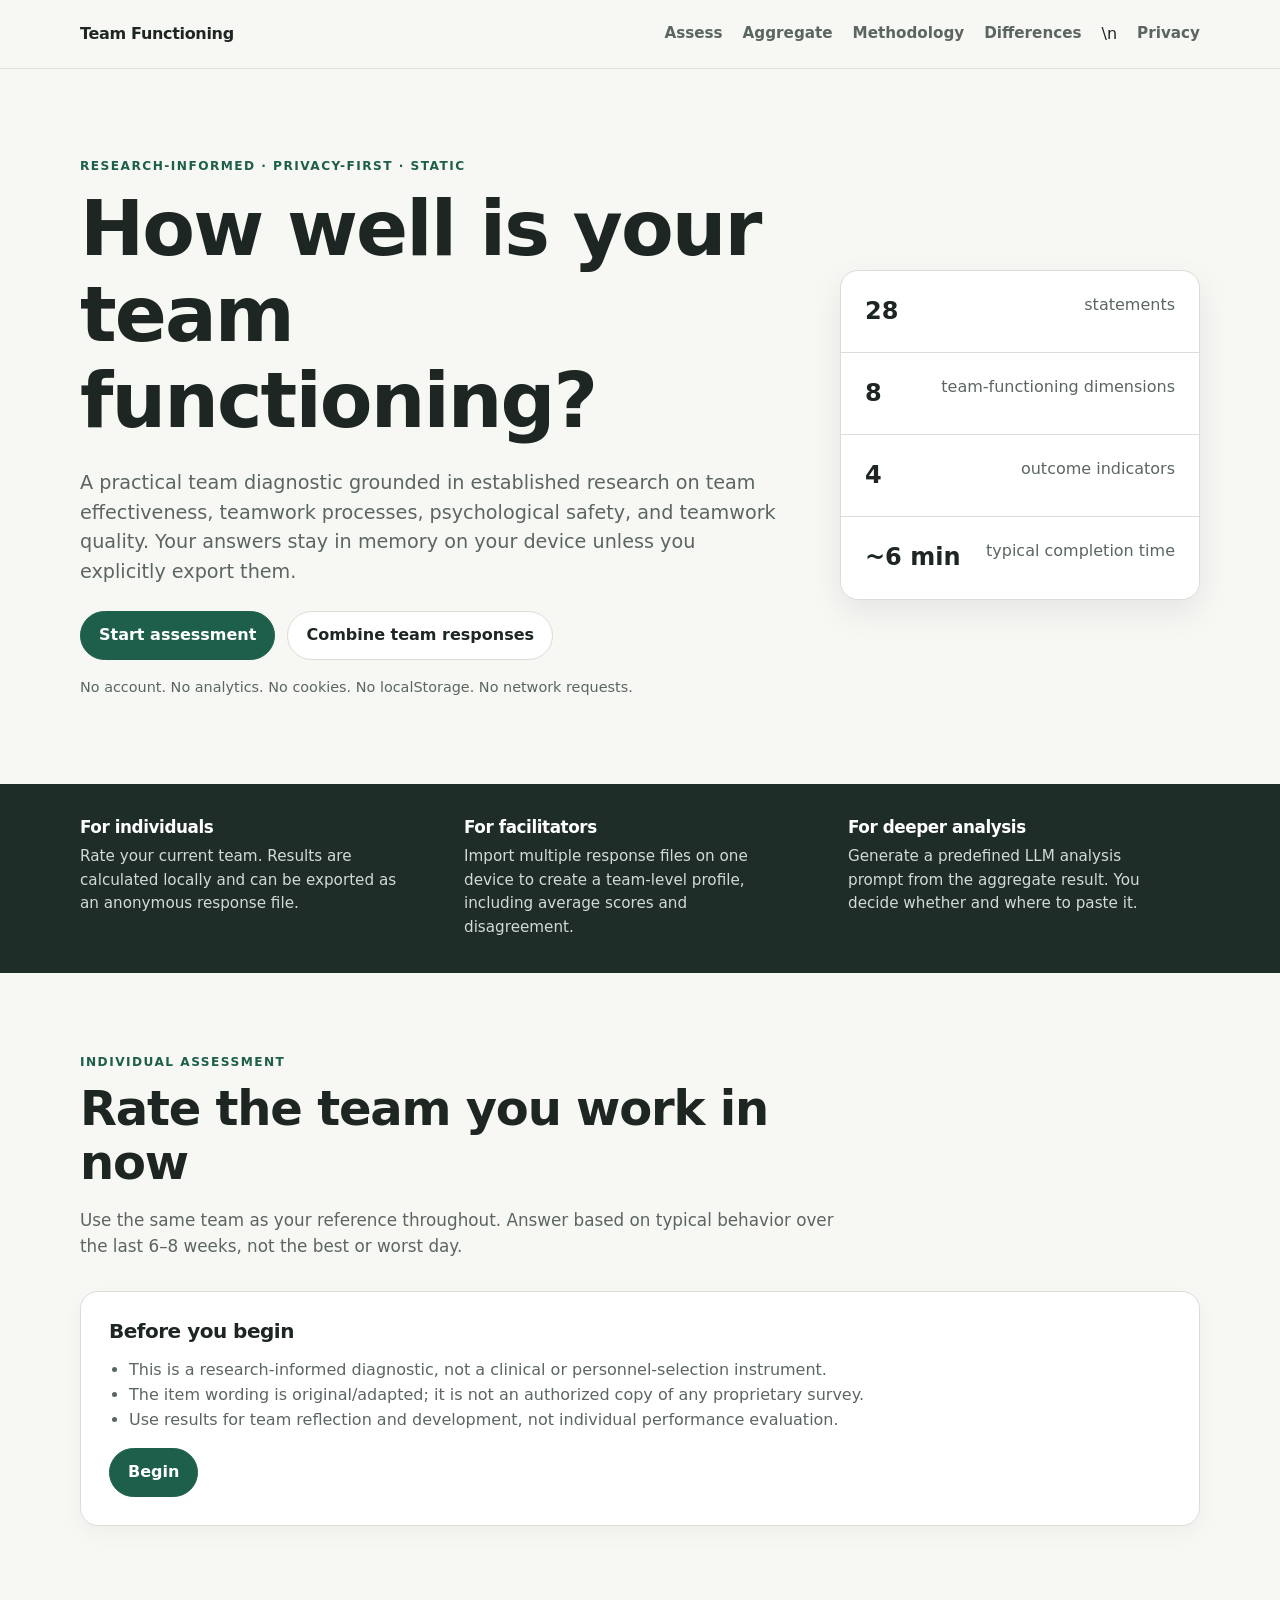
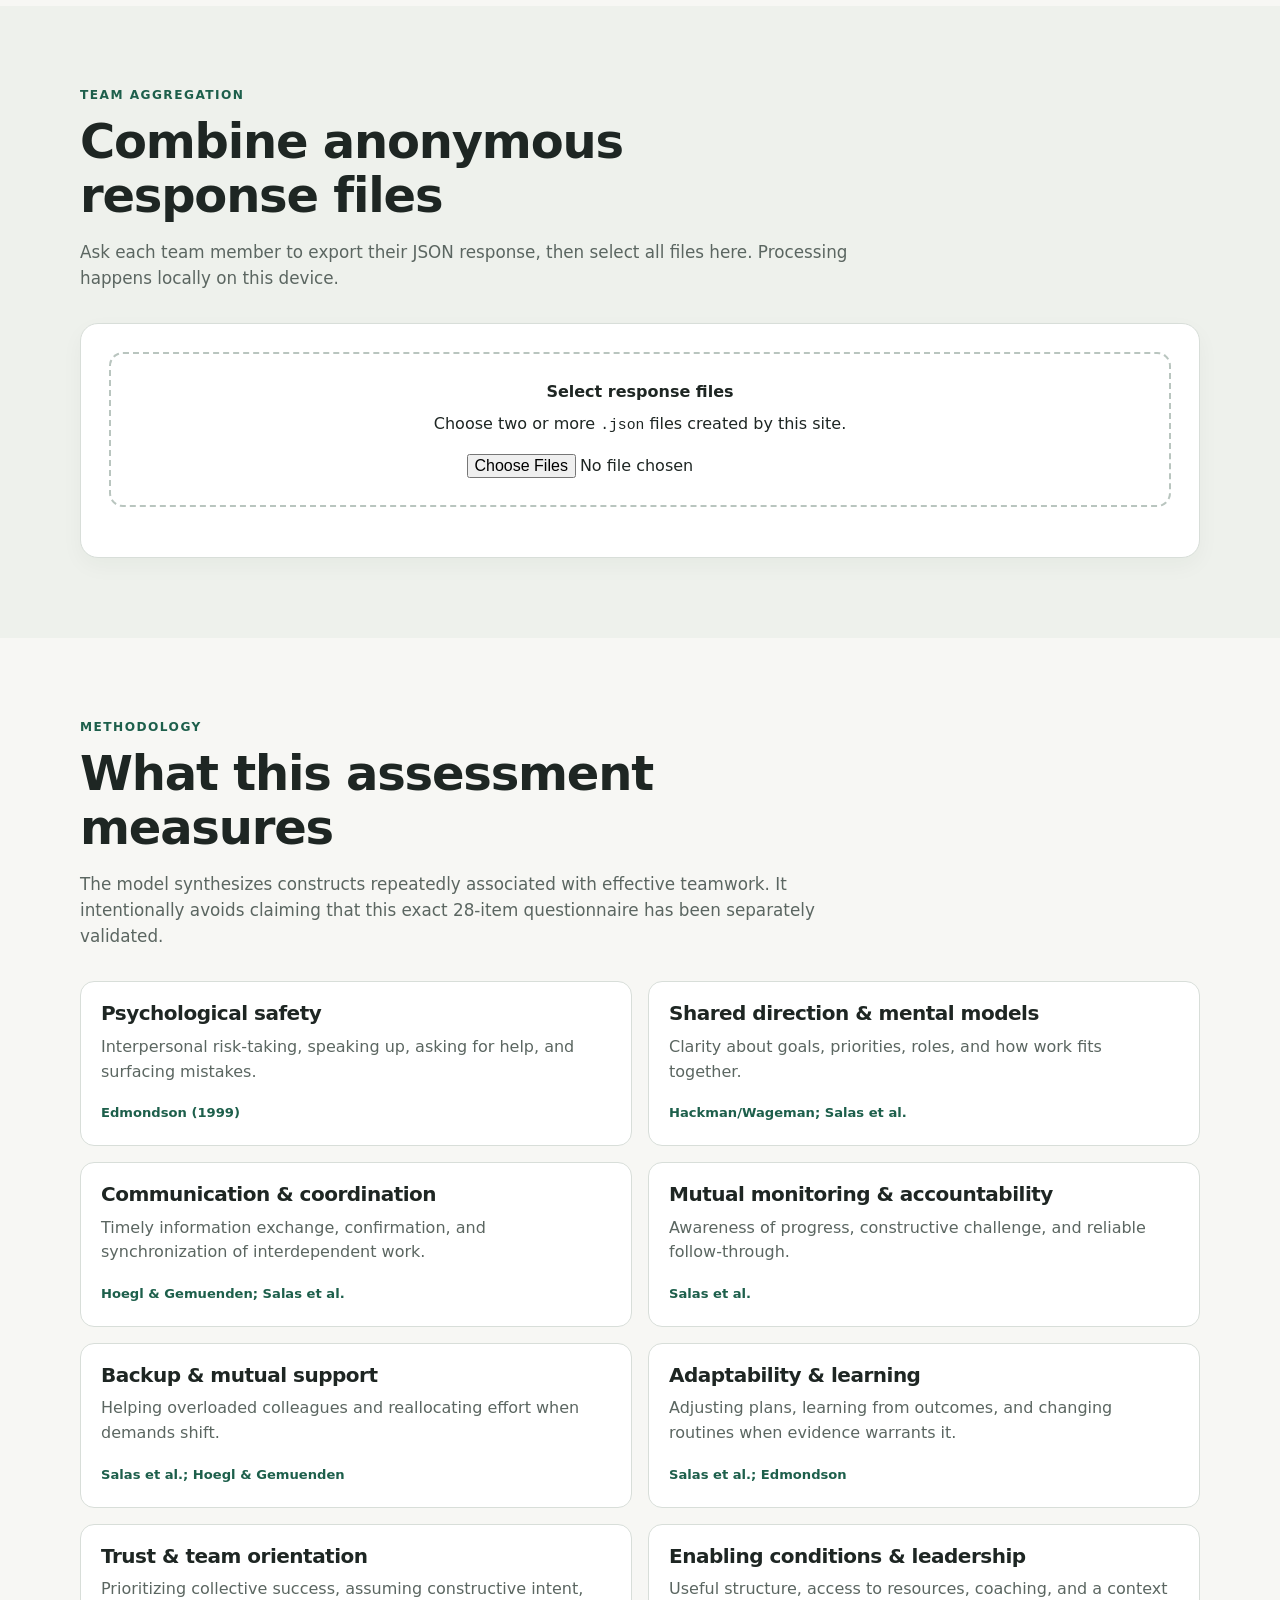
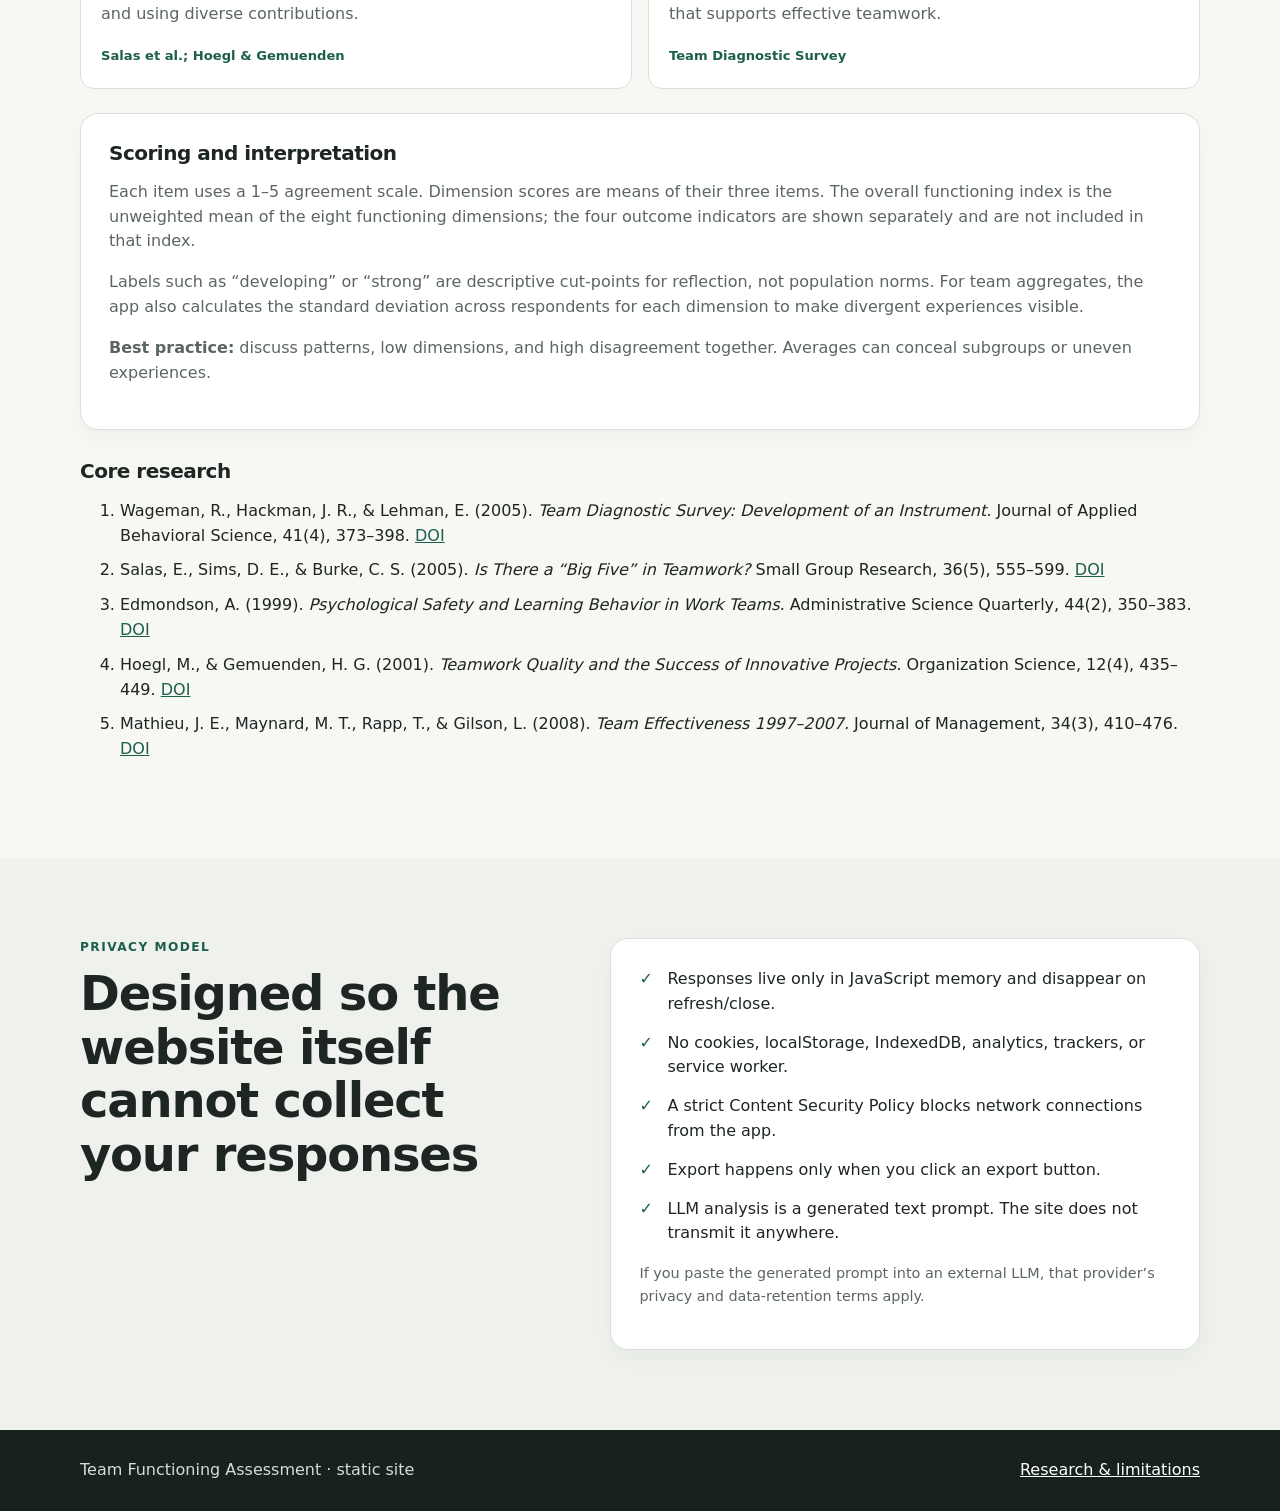
<file: index.html>
<!doctype html>
<html lang="en">
<head>
  <meta charset="utf-8" />
  <meta name="viewport" content="width=device-width, initial-scale=1" />
  <meta name="description" content="A privacy-first, research-informed team functioning assessment that runs entirely in the browser." />
  <meta http-equiv="Content-Security-Policy" content="default-src 'self'; script-src 'self'; style-src 'self' 'unsafe-inline'; img-src 'self' data:; connect-src 'none'; object-src 'none'; base-uri 'none'; form-action 'none'; frame-ancestors 'none'" />
  <title>Team Functioning Assessment</title>
  <link rel="stylesheet" href="styles.css" />
</head>
<body>
  <header class="site-header">
    <div class="wrap header-inner">
      <a class="brand" href="#home" aria-label="Team Functioning Assessment home">Team Functioning</a>
      <nav aria-label="Primary navigation">
        <a href="#assessment">Assess</a>
        <a href="#aggregate">Aggregate</a>
        <a href="#methodology">Methodology</a>
        <a href="differences.html">Differences</a>\n        <a href="#privacy">Privacy</a>
      </nav>
    </div>
  </header>

  <main>
    <section id="home" class="hero wrap">
      <div>
        <p class="eyebrow">Research-informed · privacy-first · static</p>
        <h1>How well is your team functioning?</h1>
        <p class="lede">A practical team diagnostic grounded in established research on team effectiveness, teamwork processes, psychological safety, and teamwork quality. Your answers stay in memory on your device unless you explicitly export them.</p>
        <div class="actions">
          <a class="button primary" href="#assessment">Start assessment</a>
          <a class="button secondary" href="#aggregate">Combine team responses</a>
        </div>
        <p class="microcopy">No account. No analytics. No cookies. No localStorage. No network requests.</p>
      </div>
      <aside class="hero-card" aria-label="Assessment overview">
        <div><strong>28</strong><span>statements</span></div>
        <div><strong>8</strong><span>team-functioning dimensions</span></div>
        <div><strong>4</strong><span>outcome indicators</span></div>
        <div><strong>~6 min</strong><span>typical completion time</span></div>
      </aside>
    </section>

    <section class="band">
      <div class="wrap grid-3">
        <article>
          <h2>For individuals</h2>
          <p>Rate your current team. Results are calculated locally and can be exported as an anonymous response file.</p>
        </article>
        <article>
          <h2>For facilitators</h2>
          <p>Import multiple response files on one device to create a team-level profile, including average scores and disagreement.</p>
        </article>
        <article>
          <h2>For deeper analysis</h2>
          <p>Generate a predefined LLM analysis prompt from the aggregate result. You decide whether and where to paste it.</p>
        </article>
      </div>
    </section>

    <section id="assessment" class="wrap section">
      <div class="section-heading">
        <p class="eyebrow">Individual assessment</p>
        <h2>Rate the team you work in now</h2>
        <p>Use the same team as your reference throughout. Answer based on typical behavior over the last 6–8 weeks, not the best or worst day.</p>
      </div>

      <div id="assessmentStart" class="panel">
        <h3>Before you begin</h3>
        <ul class="plain-list">
          <li>This is a research-informed diagnostic, not a clinical or personnel-selection instrument.</li>
          <li>The item wording is original/adapted; it is not an authorized copy of any proprietary survey.</li>
          <li>Use results for team reflection and development, not individual performance evaluation.</li>
        </ul>
        <button id="beginBtn" class="button primary" type="button">Begin</button>
      </div>

      <form id="assessmentForm" class="hidden" novalidate>
        <div class="progress-shell" aria-label="Assessment progress">
          <div class="progress-row"><span id="progressText">0 of 28 answered</span><span id="progressPct">0%</span></div>
          <div class="progress-track"><div id="progressBar" class="progress-bar"></div></div>
        </div>
        <div id="questionList"></div>
        <div class="form-actions">
          <button type="button" id="resetBtn" class="button secondary">Clear answers</button>
          <button type="submit" class="button primary">View my results</button>
        </div>
        <p id="formError" class="error" role="alert" aria-live="polite"></p>
      </form>

      <section id="individualResults" class="hidden results panel" aria-live="polite">
        <div class="results-header">
          <div>
            <p class="eyebrow">Your perspective</p>
            <h3>Team functioning profile</h3>
          </div>
          <div class="index-card">
            <span>Functioning index</span>
            <strong id="individualIndex">—</strong>
            <small>descriptive, not norm-referenced</small>
          </div>
        </div>
        <p id="individualSummary" class="summary-callout"></p>
        <div id="individualBars" class="score-bars"></div>
        <div class="results-actions">
          <button id="exportResponseBtn" type="button" class="button primary">Export anonymous response (.json)</button>
          <button id="copyIndividualPromptBtn" type="button" class="button secondary">Copy LLM analysis prompt</button>
          <button id="retakeBtn" type="button" class="button secondary">Retake</button>
        </div>
        <p id="individualActionStatus" class="status" aria-live="polite"></p>
      </section>
    </section>

    <section id="aggregate" class="section section-alt">
      <div class="wrap">
        <div class="section-heading">
          <p class="eyebrow">Team aggregation</p>
          <h2>Combine anonymous response files</h2>
          <p>Ask each team member to export their JSON response, then select all files here. Processing happens locally on this device.</p>
        </div>

        <div class="panel">
          <label class="file-drop" for="teamFiles">
            <strong>Select response files</strong>
            <span>Choose two or more <code>.json</code> files created by this site.</span>
            <input id="teamFiles" type="file" accept="application/json,.json" multiple />
          </label>
          <div id="fileStatus" class="status" aria-live="polite"></div>
        </div>

        <section id="teamResults" class="hidden results panel">
          <div class="results-header">
            <div>
              <p class="eyebrow">Team profile</p>
              <h3><span id="responseCount">0</span> responses combined</h3>
            </div>
            <div class="index-card">
              <span>Functioning index</span>
              <strong id="teamIndex">—</strong>
              <small>mean across dimensions</small>
            </div>
          </div>
          <div id="smallNWarning" class="warning hidden"></div>
          <p id="teamSummary" class="summary-callout"></p>
          <div id="teamBars" class="score-bars"></div>
          <div class="legend" aria-label="Disagreement legend">
            <span><i class="dot low"></i> relatively consistent</span>
            <span><i class="dot med"></i> some variation</span>
            <span><i class="dot high"></i> mixed experience</span>
          </div>
          <div class="results-actions">
            <button id="copyTeamPromptBtn" type="button" class="button primary">Copy team LLM analysis prompt</button>
            <button id="exportTeamCsvBtn" type="button" class="button secondary">Export team summary (.csv)</button>
            <button id="clearTeamBtn" type="button" class="button secondary">Clear imported data</button>
          </div>
          <p id="teamActionStatus" class="status" aria-live="polite"></p>
        </section>
      </div>
    </section>

    <section id="methodology" class="wrap section">
      <div class="section-heading">
        <p class="eyebrow">Methodology</p>
        <h2>What this assessment measures</h2>
        <p>The model synthesizes constructs repeatedly associated with effective teamwork. It intentionally avoids claiming that this exact 28-item questionnaire has been separately validated.</p>
      </div>
      <div class="method-grid">
        <article class="method-card"><h3>Psychological safety</h3><p>Interpersonal risk-taking, speaking up, asking for help, and surfacing mistakes.</p><span>Edmondson (1999)</span></article>
        <article class="method-card"><h3>Shared direction & mental models</h3><p>Clarity about goals, priorities, roles, and how work fits together.</p><span>Hackman/Wageman; Salas et al.</span></article>
        <article class="method-card"><h3>Communication & coordination</h3><p>Timely information exchange, confirmation, and synchronization of interdependent work.</p><span>Hoegl & Gemuenden; Salas et al.</span></article>
        <article class="method-card"><h3>Mutual monitoring & accountability</h3><p>Awareness of progress, constructive challenge, and reliable follow-through.</p><span>Salas et al.</span></article>
        <article class="method-card"><h3>Backup & mutual support</h3><p>Helping overloaded colleagues and reallocating effort when demands shift.</p><span>Salas et al.; Hoegl & Gemuenden</span></article>
        <article class="method-card"><h3>Adaptability & learning</h3><p>Adjusting plans, learning from outcomes, and changing routines when evidence warrants it.</p><span>Salas et al.; Edmondson</span></article>
        <article class="method-card"><h3>Trust & team orientation</h3><p>Prioritizing collective success, assuming constructive intent, and using diverse contributions.</p><span>Salas et al.; Hoegl & Gemuenden</span></article>
        <article class="method-card"><h3>Enabling conditions & leadership</h3><p>Useful structure, access to resources, coaching, and a context that supports effective teamwork.</p><span>Team Diagnostic Survey</span></article>
      </div>

      <div class="panel methodology-notes">
        <h3>Scoring and interpretation</h3>
        <p>Each item uses a 1–5 agreement scale. Dimension scores are means of their three items. The overall functioning index is the unweighted mean of the eight functioning dimensions; the four outcome indicators are shown separately and are not included in that index.</p>
        <p>Labels such as “developing” or “strong” are descriptive cut-points for reflection, not population norms. For team aggregates, the app also calculates the standard deviation across respondents for each dimension to make divergent experiences visible.</p>
        <p><strong>Best practice:</strong> discuss patterns, low dimensions, and high disagreement together. Averages can conceal subgroups or uneven experiences.</p>
      </div>

      <div class="references">
        <h3>Core research</h3>
        <ol>
          <li>Wageman, R., Hackman, J. R., & Lehman, E. (2005). <em>Team Diagnostic Survey: Development of an Instrument.</em> Journal of Applied Behavioral Science, 41(4), 373–398. <a href="https://doi.org/10.1177/0021886305281984" rel="noreferrer">DOI</a></li>
          <li>Salas, E., Sims, D. E., & Burke, C. S. (2005). <em>Is There a “Big Five” in Teamwork?</em> Small Group Research, 36(5), 555–599. <a href="https://doi.org/10.1177/1046496405277134" rel="noreferrer">DOI</a></li>
          <li>Edmondson, A. (1999). <em>Psychological Safety and Learning Behavior in Work Teams.</em> Administrative Science Quarterly, 44(2), 350–383. <a href="https://doi.org/10.2307/2666999" rel="noreferrer">DOI</a></li>
          <li>Hoegl, M., & Gemuenden, H. G. (2001). <em>Teamwork Quality and the Success of Innovative Projects.</em> Organization Science, 12(4), 435–449. <a href="https://doi.org/10.1287/orsc.12.4.435.10635" rel="noreferrer">DOI</a></li>
          <li>Mathieu, J. E., Maynard, M. T., Rapp, T., & Gilson, L. (2008). <em>Team Effectiveness 1997–2007.</em> Journal of Management, 34(3), 410–476. <a href="https://doi.org/10.1177/0149206308316061" rel="noreferrer">DOI</a></li>
        </ol>
      </div>
    </section>

    <section id="privacy" class="section section-alt">
      <div class="wrap privacy-grid">
        <div>
          <p class="eyebrow">Privacy model</p>
          <h2>Designed so the website itself cannot collect your responses</h2>
        </div>
        <div class="panel">
          <ul class="check-list">
            <li>Responses live only in JavaScript memory and disappear on refresh/close.</li>
            <li>No cookies, localStorage, IndexedDB, analytics, trackers, or service worker.</li>
            <li>A strict Content Security Policy blocks network connections from the app.</li>
            <li>Export happens only when you click an export button.</li>
            <li>LLM analysis is a generated text prompt. The site does not transmit it anywhere.</li>
          </ul>
          <p class="microcopy">If you paste the generated prompt into an external LLM, that provider’s privacy and data-retention terms apply.</p>
        </div>
      </div>
    </section>
  </main>

  <footer>
    <div class="wrap footer-inner">
      <span>Team Functioning Assessment · static site</span>
      <a href="#methodology">Research & limitations</a>
    </div>
  </footer>

  <script src="app.js" defer></script>
</body>
</html>
</file>
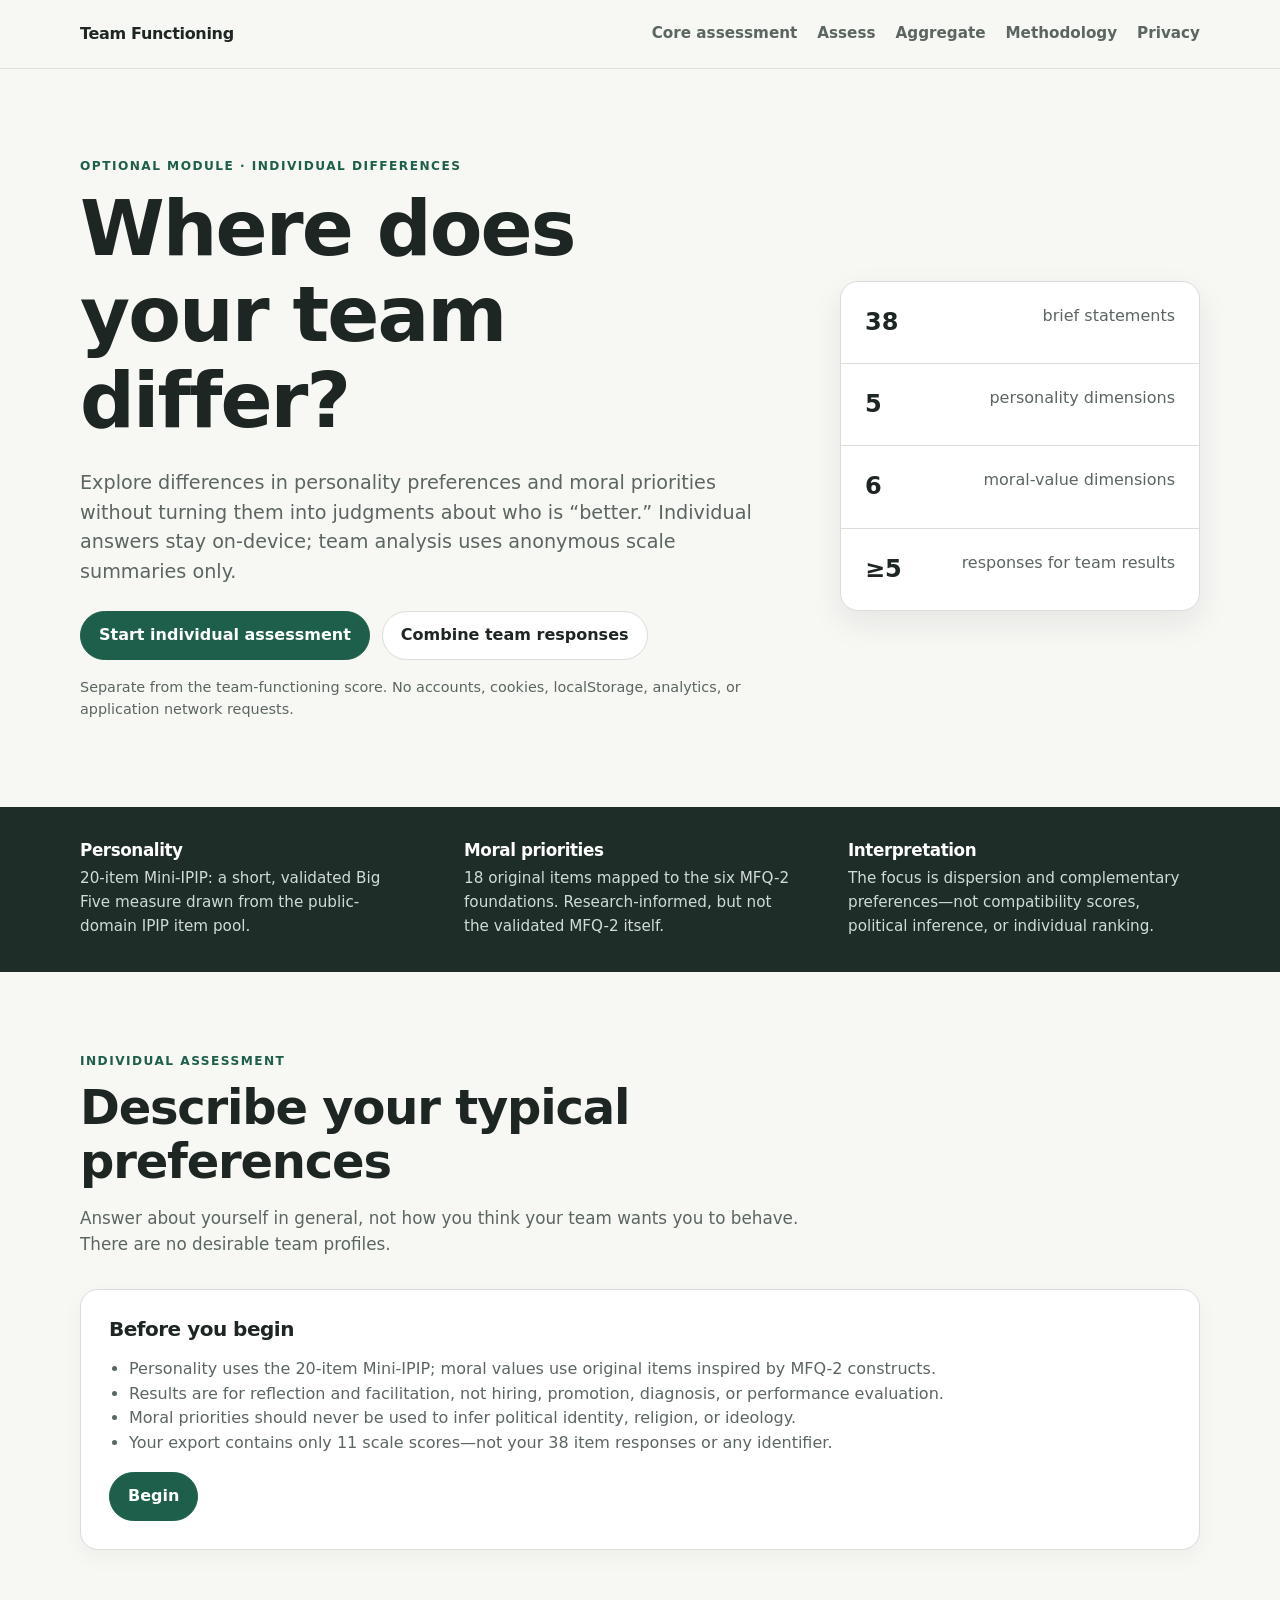
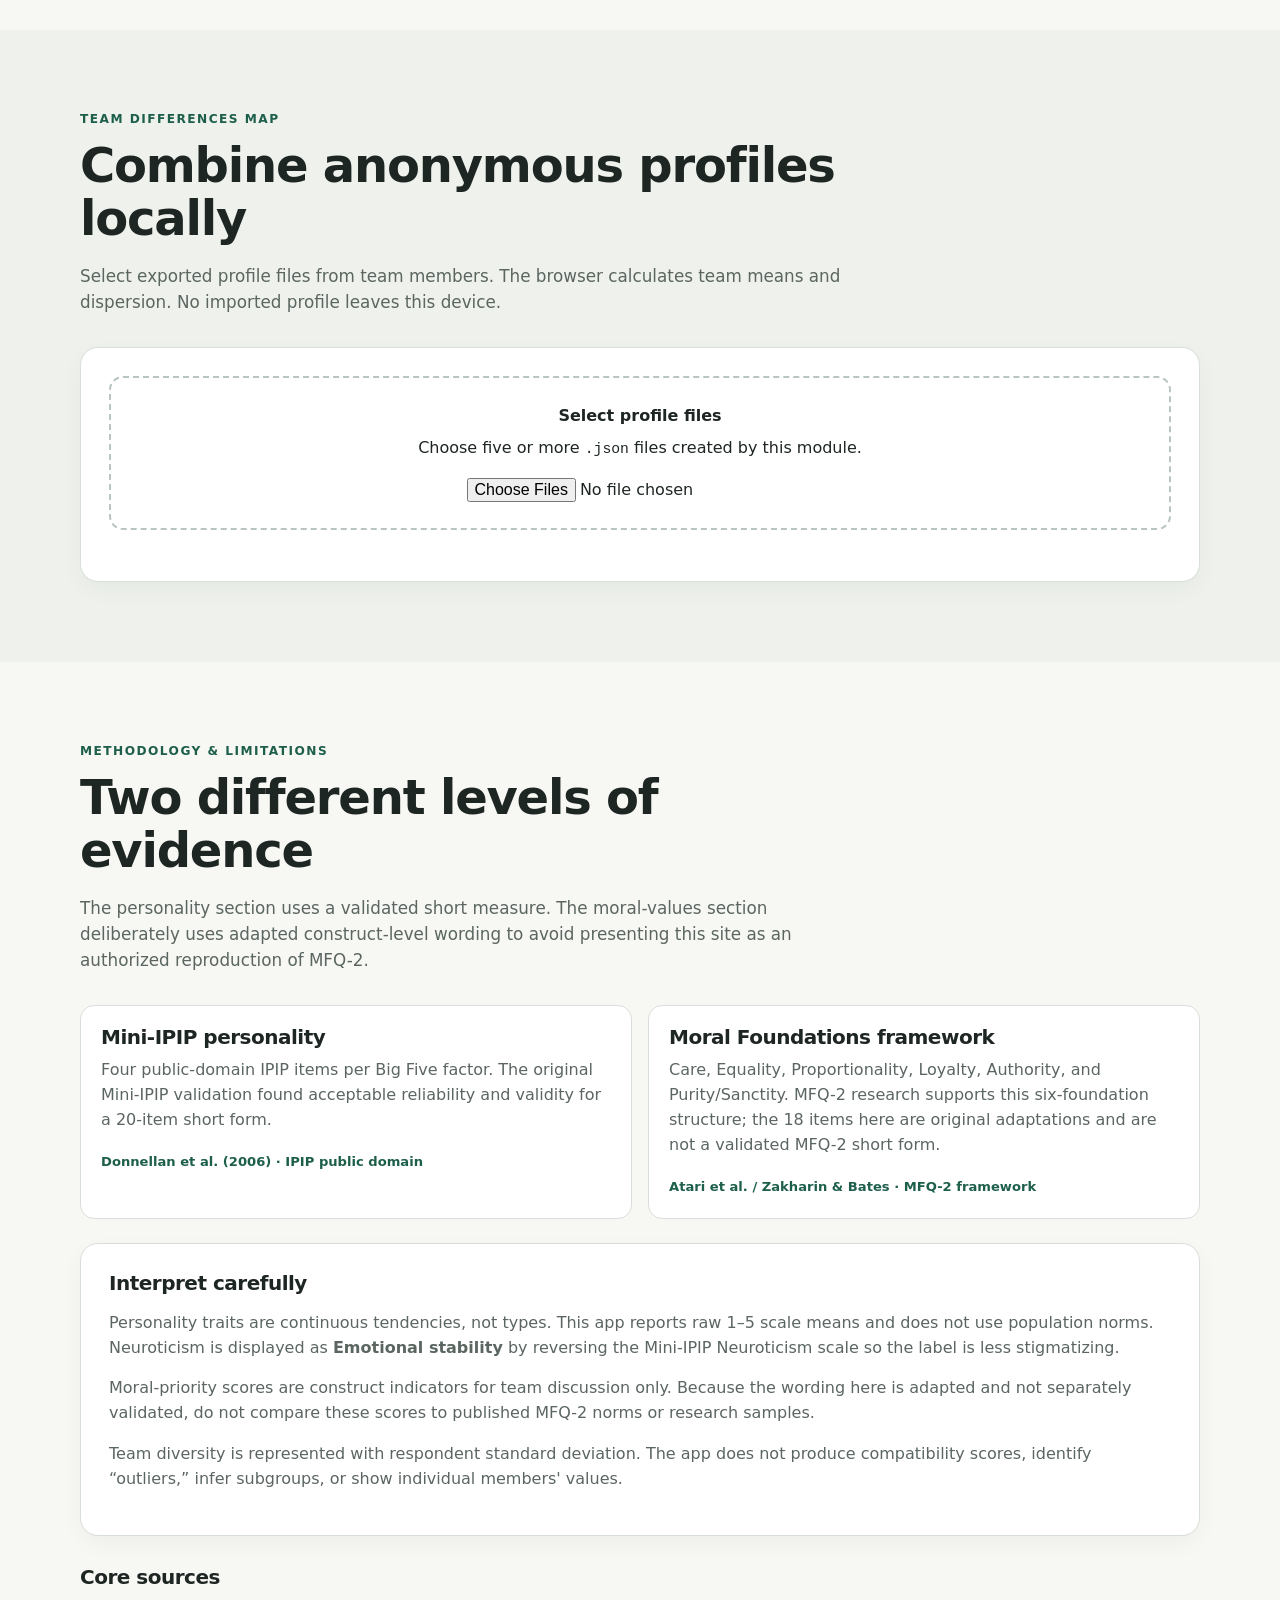
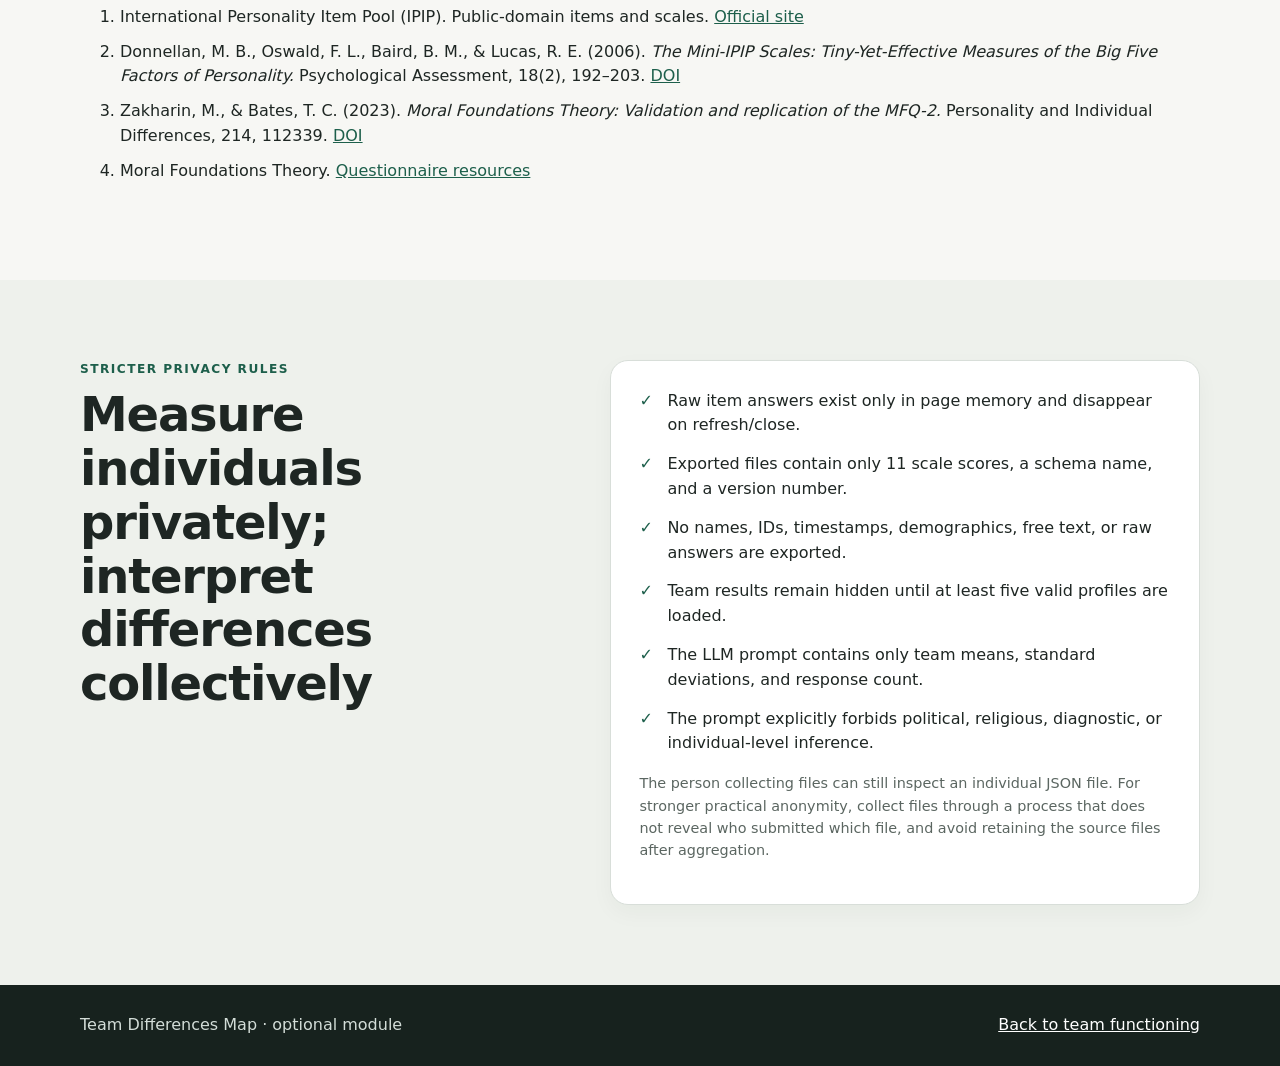
<file: differences.html>
<!doctype html>
<html lang="en">
<head>
  <meta charset="utf-8" />
  <meta name="viewport" content="width=device-width, initial-scale=1" />
  <meta name="description" content="A privacy-first team differences assessment covering Big Five personality and moral values." />
  <meta http-equiv="Content-Security-Policy" content="default-src 'self'; script-src 'self'; style-src 'self' 'unsafe-inline'; img-src 'self' data:; connect-src 'none'; object-src 'none'; base-uri 'none'; form-action 'none'; frame-ancestors 'none'" />
  <title>Team Differences Map</title>
  <link rel="stylesheet" href="styles.css" />
  <link rel="stylesheet" href="differences.css" />
</head>
<body>
  <header class="site-header">
    <div class="wrap header-inner">
      <a class="brand" href="index.html">Team Functioning</a>
      <nav aria-label="Primary navigation">
        <a href="index.html">Core assessment</a>
        <a href="#assessment">Assess</a>
        <a href="#aggregate">Aggregate</a>
        <a href="#methodology">Methodology</a>
        <a href="#privacy">Privacy</a>
      </nav>
    </div>
  </header>

  <main>
    <section class="hero wrap differences-hero">
      <div>
        <p class="eyebrow">Optional module · individual differences</p>
        <h1>Where does your team differ?</h1>
        <p class="lede">Explore differences in personality preferences and moral priorities without turning them into judgments about who is “better.” Individual answers stay on-device; team analysis uses anonymous scale summaries only.</p>
        <div class="actions">
          <a class="button primary" href="#assessment">Start individual assessment</a>
          <a class="button secondary" href="#aggregate">Combine team responses</a>
        </div>
        <p class="microcopy">Separate from the team-functioning score. No accounts, cookies, localStorage, analytics, or application network requests.</p>
      </div>
      <aside class="hero-card" aria-label="Assessment overview">
        <div><strong>38</strong><span>brief statements</span></div>
        <div><strong>5</strong><span>personality dimensions</span></div>
        <div><strong>6</strong><span>moral-value dimensions</span></div>
        <div><strong>≥5</strong><span>responses for team results</span></div>
      </aside>
    </section>

    <section class="band">
      <div class="wrap grid-3">
        <article><h2>Personality</h2><p>20-item Mini-IPIP: a short, validated Big Five measure drawn from the public-domain IPIP item pool.</p></article>
        <article><h2>Moral priorities</h2><p>18 original items mapped to the six MFQ-2 foundations. Research-informed, but not the validated MFQ-2 itself.</p></article>
        <article><h2>Interpretation</h2><p>The focus is dispersion and complementary preferences—not compatibility scores, political inference, or individual ranking.</p></article>
      </div>
    </section>

    <section id="assessment" class="wrap section">
      <div class="section-heading">
        <p class="eyebrow">Individual assessment</p>
        <h2>Describe your typical preferences</h2>
        <p>Answer about yourself in general, not how you think your team wants you to behave. There are no desirable team profiles.</p>
      </div>

      <div id="differencesStart" class="panel">
        <h3>Before you begin</h3>
        <ul class="plain-list">
          <li>Personality uses the 20-item Mini-IPIP; moral values use original items inspired by MFQ-2 constructs.</li>
          <li>Results are for reflection and facilitation, not hiring, promotion, diagnosis, or performance evaluation.</li>
          <li>Moral priorities should never be used to infer political identity, religion, or ideology.</li>
          <li>Your export contains only 11 scale scores—not your 38 item responses or any identifier.</li>
        </ul>
        <button id="beginDifferencesBtn" class="button primary" type="button">Begin</button>
      </div>

      <form id="differencesForm" class="hidden" novalidate>
        <div class="progress-shell" aria-label="Assessment progress">
          <div class="progress-row"><span id="differencesProgressText">0 of 38 answered</span><span id="differencesProgressPct">0%</span></div>
          <div class="progress-track"><div id="differencesProgressBar" class="progress-bar"></div></div>
        </div>
        <div id="differencesQuestionList"></div>
        <div class="form-actions">
          <button id="clearDifferencesBtn" type="button" class="button secondary">Clear answers</button>
          <button type="submit" class="button primary">View my profile</button>
        </div>
        <p id="differencesError" class="error" role="alert" aria-live="polite"></p>
      </form>

      <section id="differencesIndividualResults" class="hidden results panel" aria-live="polite">
        <div class="results-header">
          <div>
            <p class="eyebrow">Your private profile</p>
            <h3>Preferences, not a performance score</h3>
          </div>
          <div class="index-card neutral-index">
            <span>Dimensions</span>
            <strong>11</strong>
            <small>none is inherently better</small>
          </div>
        </div>
        <p class="summary-callout">Use this profile to notice preferences you may bring into teamwork. Avoid treating small score differences as meaningful or fixed.</p>

        <h3>Personality</h3>
        <div id="individualPersonalityBars" class="score-bars"></div>
        <h3>Moral priorities</h3>
        <p class="microcopy compact-note">Scores indicate how strongly each consideration tends to matter to you; they are not a moral ranking.</p>
        <div id="individualValuesBars" class="score-bars"></div>

        <div class="results-actions">
          <button id="exportDifferencesBtn" type="button" class="button primary">Export anonymous profile (.json)</button>
          <button id="retakeDifferencesBtn" type="button" class="button secondary">Retake</button>
        </div>
        <p id="differencesIndividualStatus" class="status" aria-live="polite"></p>
      </section>
    </section>

    <section id="aggregate" class="section section-alt">
      <div class="wrap">
        <div class="section-heading">
          <p class="eyebrow">Team differences map</p>
          <h2>Combine anonymous profiles locally</h2>
          <p>Select exported profile files from team members. The browser calculates team means and dispersion. No imported profile leaves this device.</p>
        </div>

        <div class="panel">
          <label class="file-drop" for="differenceFiles">
            <strong>Select profile files</strong>
            <span>Choose five or more <code>.json</code> files created by this module.</span>
            <input id="differenceFiles" type="file" accept="application/json,.json" multiple />
          </label>
          <div id="differenceFileStatus" class="status" aria-live="polite"></div>
        </div>

        <section id="differencePrivacyGate" class="hidden panel privacy-gate" aria-live="polite">
          <h3>More responses needed</h3>
          <p id="differencePrivacyGateText"></p>
        </section>

        <section id="differencesTeamResults" class="hidden results panel">
          <div class="results-header">
            <div>
              <p class="eyebrow">Anonymous team aggregate</p>
              <h3><span id="differenceResponseCount">0</span> profiles combined</h3>
            </div>
            <div class="index-card neutral-index">
              <span>Privacy threshold</span>
              <strong>≥5</strong>
              <small>no individual profiles shown</small>
            </div>
          </div>

          <div class="difference-highlights">
            <article><span>Most varied personality dimension</span><strong id="topPersonalityDifference">—</strong></article>
            <article><span>Most varied moral priority</span><strong id="topValueDifference">—</strong></article>
          </div>

          <h3>Personality differences</h3>
          <p class="microcopy compact-note">Mean shows the team's center of gravity; respondent SD shows how differently members describe themselves.</p>
          <div id="teamPersonalityBars" class="score-bars"></div>

          <h3>Moral-priority differences</h3>
          <p class="microcopy compact-note">A higher mean is not “more moral.” Dispersion is often more useful than the mean for team discussion.</p>
          <div id="teamValuesBars" class="score-bars"></div>

          <div class="legend">
            <span><i class="dot low"></i> relatively similar</span>
            <span><i class="dot med"></i> meaningful variation</span>
            <span><i class="dot high"></i> substantial variation</span>
          </div>

          <div class="panel discussion-panel">
            <h3>Discussion prompts</h3>
            <div id="localDiscussionPrompts"></div>
          </div>

          <div class="results-actions">
            <button id="copyDifferencesPromptBtn" type="button" class="button primary">Copy team LLM analysis prompt</button>
            <button id="exportDifferencesCsvBtn" type="button" class="button secondary">Export aggregate summary (.csv)</button>
            <button id="clearDifferenceFilesBtn" type="button" class="button secondary">Clear imported data</button>
          </div>
          <p id="differencesTeamStatus" class="status" aria-live="polite"></p>
        </section>
      </div>
    </section>

    <section id="methodology" class="wrap section">
      <div class="section-heading">
        <p class="eyebrow">Methodology & limitations</p>
        <h2>Two different levels of evidence</h2>
        <p>The personality section uses a validated short measure. The moral-values section deliberately uses adapted construct-level wording to avoid presenting this site as an authorized reproduction of MFQ-2.</p>
      </div>

      <div class="method-grid">
        <article class="method-card">
          <h3>Mini-IPIP personality</h3>
          <p>Four public-domain IPIP items per Big Five factor. The original Mini-IPIP validation found acceptable reliability and validity for a 20-item short form.</p>
          <span>Donnellan et al. (2006) · IPIP public domain</span>
        </article>
        <article class="method-card">
          <h3>Moral Foundations framework</h3>
          <p>Care, Equality, Proportionality, Loyalty, Authority, and Purity/Sanctity. MFQ-2 research supports this six-foundation structure; the 18 items here are original adaptations and are not a validated MFQ-2 short form.</p>
          <span>Atari et al. / Zakharin & Bates · MFQ-2 framework</span>
        </article>
      </div>

      <div class="panel methodology-notes">
        <h3>Interpret carefully</h3>
        <p>Personality traits are continuous tendencies, not types. This app reports raw 1–5 scale means and does not use population norms. Neuroticism is displayed as <strong>Emotional stability</strong> by reversing the Mini-IPIP Neuroticism scale so the label is less stigmatizing.</p>
        <p>Moral-priority scores are construct indicators for team discussion only. Because the wording here is adapted and not separately validated, do not compare these scores to published MFQ-2 norms or research samples.</p>
        <p>Team diversity is represented with respondent standard deviation. The app does not produce compatibility scores, identify “outliers,” infer subgroups, or show individual members' values.</p>
      </div>

      <div class="references">
        <h3>Core sources</h3>
        <ol>
          <li>International Personality Item Pool (IPIP). Public-domain items and scales. <a href="https://ipip.ori.org/" rel="noreferrer">Official site</a></li>
          <li>Donnellan, M. B., Oswald, F. L., Baird, B. M., & Lucas, R. E. (2006). <em>The Mini-IPIP Scales: Tiny-Yet-Effective Measures of the Big Five Factors of Personality.</em> Psychological Assessment, 18(2), 192–203. <a href="https://doi.org/10.1037/1040-3590.18.2.192" rel="noreferrer">DOI</a></li>
          <li>Zakharin, M., & Bates, T. C. (2023). <em>Moral Foundations Theory: Validation and replication of the MFQ-2.</em> Personality and Individual Differences, 214, 112339. <a href="https://doi.org/10.1016/j.paid.2023.112339" rel="noreferrer">DOI</a></li>
          <li>Moral Foundations Theory. <a href="https://moralfoundations.org/questionnaires/" rel="noreferrer">Questionnaire resources</a></li>
        </ol>
      </div>
    </section>

    <section id="privacy" class="section section-alt">
      <div class="wrap privacy-grid">
        <div>
          <p class="eyebrow">Stricter privacy rules</p>
          <h2>Measure individuals privately; interpret differences collectively</h2>
        </div>
        <div class="panel">
          <ul class="check-list">
            <li>Raw item answers exist only in page memory and disappear on refresh/close.</li>
            <li>Exported files contain only 11 scale scores, a schema name, and a version number.</li>
            <li>No names, IDs, timestamps, demographics, free text, or raw answers are exported.</li>
            <li>Team results remain hidden until at least five valid profiles are loaded.</li>
            <li>The LLM prompt contains only team means, standard deviations, and response count.</li>
            <li>The prompt explicitly forbids political, religious, diagnostic, or individual-level inference.</li>
          </ul>
          <p class="microcopy">The person collecting files can still inspect an individual JSON file. For stronger practical anonymity, collect files through a process that does not reveal who submitted which file, and avoid retaining the source files after aggregation.</p>
        </div>
      </div>
    </section>
  </main>

  <footer>
    <div class="wrap footer-inner">
      <span>Team Differences Map · optional module</span>
      <a href="index.html">Back to team functioning</a>
    </div>
  </footer>

  <script src="differences.js" defer></script>
</body>
</html>
</file>
<file: styles.css>
:root {
  --bg: #f7f7f4;
  --surface: #ffffff;
  --surface-alt: #eef1ec;
  --text: #1e2623;
  --muted: #5b6661;
  --line: #d8ded9;
  --accent: #1d5f4b;
  --accent-strong: #134737;
  --accent-soft: #dfeee8;
  --warn: #805d14;
  --warn-bg: #fff5d8;
  --danger: #9d2d2d;
  --shadow: 0 12px 32px rgba(24, 42, 35, 0.08);
  --radius: 18px;
  --wrap: 1120px;
}

* { box-sizing: border-box; }
html { scroll-behavior: smooth; }
body {
  margin: 0;
  font-family: Inter, ui-sans-serif, system-ui, -apple-system, BlinkMacSystemFont, "Segoe UI", sans-serif;
  color: var(--text);
  background: var(--bg);
  line-height: 1.55;
}
a { color: var(--accent); }
button, input { font: inherit; }
button { cursor: pointer; }
code { font-family: ui-monospace, SFMono-Regular, Menlo, monospace; font-size: .92em; }
.wrap { width: min(calc(100% - 40px), var(--wrap)); margin: 0 auto; }
.hidden { display: none !important; }

.site-header {
  position: sticky;
  top: 0;
  z-index: 10;
  background: rgba(247,247,244,.92);
  backdrop-filter: blur(12px);
  border-bottom: 1px solid rgba(216,222,217,.8);
}
.header-inner { min-height: 68px; display: flex; align-items: center; justify-content: space-between; gap: 24px; }
.brand { font-weight: 800; color: var(--text); text-decoration: none; letter-spacing: -.02em; }
nav { display: flex; gap: 20px; flex-wrap: wrap; }
nav a { text-decoration: none; color: var(--muted); font-size: .95rem; font-weight: 600; }
nav a:hover, nav a:focus-visible { color: var(--accent); }

.hero { padding: 88px 0 72px; display: grid; grid-template-columns: 1.45fr .75fr; gap: 64px; align-items: center; }
.eyebrow { margin: 0 0 10px; text-transform: uppercase; letter-spacing: .12em; font-size: .76rem; font-weight: 800; color: var(--accent); }
h1, h2, h3 { line-height: 1.12; letter-spacing: -.025em; }
h1 { font-size: clamp(2.6rem, 6vw, 5rem); max-width: 850px; margin: 0; }
h2 { font-size: clamp(2rem, 4vw, 3rem); margin: 0 0 16px; }
h3 { font-size: 1.25rem; margin: 0 0 10px; }
.lede { font-size: 1.2rem; max-width: 760px; color: var(--muted); margin: 24px 0; }
.actions, .results-actions, .form-actions { display: flex; gap: 12px; flex-wrap: wrap; align-items: center; }
.button {
  border: 1px solid var(--line);
  border-radius: 999px;
  padding: 11px 18px;
  font-weight: 750;
  text-decoration: none;
  background: var(--surface);
  color: var(--text);
  box-shadow: none;
}
.button.primary { color: white; background: var(--accent); border-color: var(--accent); }
.button.primary:hover, .button.primary:focus-visible { background: var(--accent-strong); }
.button.secondary:hover, .button.secondary:focus-visible { border-color: var(--accent); color: var(--accent); }
.microcopy { color: var(--muted); font-size: .9rem; margin-top: 16px; }

.hero-card { background: var(--surface); border: 1px solid var(--line); border-radius: var(--radius); box-shadow: var(--shadow); overflow: hidden; }
.hero-card > div { padding: 22px 24px; display: flex; justify-content: space-between; gap: 24px; border-bottom: 1px solid var(--line); }
.hero-card > div:last-child { border-bottom: 0; }
.hero-card strong { font-size: 1.5rem; }
.hero-card span { text-align: right; color: var(--muted); }

.band { background: #1f2d28; color: white; padding: 34px 0; }
.grid-3 { display: grid; grid-template-columns: repeat(3, 1fr); gap: 32px; }
.grid-3 article { padding-right: 20px; }
.grid-3 h2 { font-size: 1.05rem; margin-bottom: 8px; }
.grid-3 p { color: #d1dbd6; margin: 0; font-size: .95rem; }

.section { padding: 80px 0; scroll-margin-top: 70px; }
.section-alt { background: var(--surface-alt); }
.section-heading { max-width: 770px; margin-bottom: 32px; }
.section-heading p:not(.eyebrow) { color: var(--muted); font-size: 1.05rem; }
.panel { background: var(--surface); border: 1px solid var(--line); border-radius: var(--radius); padding: 28px; box-shadow: 0 8px 22px rgba(24,42,35,.04); }
.plain-list { padding-left: 20px; color: var(--muted); }

.progress-shell { margin: 0 0 28px; padding: 16px 18px; background: var(--surface); border: 1px solid var(--line); border-radius: 14px; position: sticky; top: 82px; z-index: 5; }
.progress-row { display: flex; justify-content: space-between; font-size: .88rem; color: var(--muted); margin-bottom: 8px; }
.progress-track { height: 7px; background: #e5e9e6; border-radius: 999px; overflow: hidden; }
.progress-bar { width: 0%; height: 100%; background: var(--accent); transition: width .2s ease; }
.dimension-block { margin: 0 0 32px; }
.dimension-title { display: flex; align-items: baseline; justify-content: space-between; gap: 20px; border-bottom: 1px solid var(--line); padding-bottom: 10px; margin-bottom: 14px; }
.dimension-title h3 { margin: 0; }
.dimension-title span { color: var(--muted); font-size: .9rem; }
.question-card { background: var(--surface); border: 1px solid var(--line); border-radius: 14px; padding: 18px; margin: 12px 0; }
.question-card p { margin: 0 0 14px; font-weight: 650; }
.likert { display: grid; grid-template-columns: repeat(5, minmax(0,1fr)); gap: 8px; }
.likert label { display: flex; flex-direction: column; align-items: center; gap: 6px; padding: 9px 5px; border: 1px solid var(--line); border-radius: 10px; color: var(--muted); font-size: .78rem; text-align: center; min-height: 64px; justify-content: center; }
.likert input { accent-color: var(--accent); }
.likert label:has(input:checked) { border-color: var(--accent); background: var(--accent-soft); color: var(--accent-strong); }
.form-actions { justify-content: space-between; margin-top: 24px; }
.error { color: var(--danger); font-weight: 650; min-height: 1.5em; }

.results { margin-top: 28px; }
.results-header { display: flex; justify-content: space-between; gap: 28px; align-items: flex-start; }
.index-card { min-width: 180px; background: var(--accent-soft); border-radius: 14px; padding: 14px 16px; display: grid; }
.index-card span, .index-card small { color: var(--muted); }
.index-card strong { font-size: 2rem; line-height: 1.1; }
.summary-callout { margin: 22px 0; padding: 16px 18px; background: #f5f7f4; border-left: 4px solid var(--accent); border-radius: 8px; }
.score-bars { display: grid; gap: 14px; margin: 22px 0 28px; }
.score-row { display: grid; grid-template-columns: minmax(210px, 1fr) 2.3fr auto; gap: 16px; align-items: center; }
.score-label { display: grid; gap: 2px; }
.score-label small { color: var(--muted); }
.bar-track { height: 12px; background: #e6eae7; border-radius: 999px; overflow: hidden; }
.bar-fill { height: 100%; background: var(--accent); border-radius: 999px; }
.score-value { min-width: 68px; text-align: right; font-variant-numeric: tabular-nums; font-weight: 750; }
.disagreement { display: inline-flex; align-items: center; gap: 7px; font-size: .82rem; color: var(--muted); margin-top: 3px; }
.dot { width: 9px; height: 9px; border-radius: 50%; display: inline-block; background: #66736d; }
.dot.med { background: #b07c1f; }
.dot.high { background: #a13d3d; }
.legend { display: flex; gap: 18px; flex-wrap: wrap; color: var(--muted); font-size: .85rem; margin: -8px 0 24px; }
.legend span { display: inline-flex; align-items: center; gap: 6px; }
.status { color: var(--muted); min-height: 1.4em; margin-bottom: 0; }
.warning { background: var(--warn-bg); border: 1px solid #e8ca7b; color: var(--warn); padding: 12px 14px; border-radius: 10px; margin: 18px 0; }

.file-drop { display: grid; gap: 7px; border: 2px dashed #b9c5bf; border-radius: 14px; padding: 26px; text-align: center; cursor: pointer; }
.file-drop:hover { border-color: var(--accent); background: #f7faf8; }
.file-drop input { margin: 10px auto 0; max-width: 100%; }

.method-grid { display: grid; grid-template-columns: repeat(2, 1fr); gap: 16px; }
.method-card { background: var(--surface); border: 1px solid var(--line); border-radius: 14px; padding: 20px; }
.method-card p { color: var(--muted); margin: 8px 0 16px; }
.method-card span { color: var(--accent); font-size: .82rem; font-weight: 750; }
.methodology-notes { margin-top: 24px; }
.methodology-notes p { color: var(--muted); }
.references { margin-top: 30px; }
.references li { margin: 10px 0; }
.privacy-grid { display: grid; grid-template-columns: .9fr 1.1fr; gap: 48px; align-items: start; }
.check-list { list-style: none; padding: 0; margin: 0; display: grid; gap: 14px; }
.check-list li { position: relative; padding-left: 28px; }
.check-list li::before { content: "✓"; position: absolute; left: 0; color: var(--accent); font-weight: 900; }

footer { background: #17221e; color: #d3ddd8; padding: 28px 0; }
.footer-inner { display: flex; justify-content: space-between; gap: 20px; flex-wrap: wrap; }
footer a { color: white; }

@media (max-width: 820px) {
  .header-inner { align-items: flex-start; padding: 16px 0; }
  nav { gap: 12px; justify-content: flex-end; }
  .hero, .privacy-grid { grid-template-columns: 1fr; gap: 30px; }
  .hero { padding-top: 54px; }
  .grid-3, .method-grid { grid-template-columns: 1fr; }
  .score-row { grid-template-columns: 1fr auto; }
  .bar-track { grid-column: 1 / -1; grid-row: 2; }
  .results-header { flex-direction: column; }
  .index-card { width: 100%; }
}

@media (max-width: 560px) {
  .wrap { width: min(calc(100% - 24px), var(--wrap)); }
  .site-header { position: static; }
  .header-inner { display: block; }
  nav { margin-top: 10px; justify-content: flex-start; }
  .progress-shell { top: 8px; }
  .likert { grid-template-columns: 1fr; }
  .likert label { flex-direction: row; justify-content: flex-start; min-height: 0; text-align: left; padding: 10px 12px; }
  .panel { padding: 20px; }
}


.compact-module-section { padding-top: 48px; padding-bottom: 48px; }
.module-card { display: flex; justify-content: space-between; align-items: center; gap: 32px; }
.module-card > div { max-width: 760px; }
.module-card h2 { font-size: clamp(1.6rem, 3vw, 2.2rem); margin-bottom: 10px; }
.module-card p:not(.eyebrow) { color: var(--muted); margin-bottom: 0; }
@media (max-width: 700px) { .module-card { align-items: flex-start; flex-direction: column; } }
</file>
<file: differences.css>
.differences-hero h1 { max-width: 900px; }
.neutral-index { background: #ecefe9; }
.compact-note { margin: -2px 0 12px; }
.privacy-gate { margin-top: 20px; border-color: #e8ca7b; background: var(--warn-bg); }
.privacy-gate p { margin-bottom: 0; color: var(--warn); }
.difference-highlights {
  display: grid;
  grid-template-columns: repeat(2, 1fr);
  gap: 14px;
  margin: 22px 0 30px;
}
.difference-highlights article {
  display: grid;
  gap: 6px;
  padding: 18px;
  border: 1px solid var(--line);
  border-radius: 14px;
  background: #f6f8f5;
}
.difference-highlights span { color: var(--muted); font-size: .88rem; }
.difference-highlights strong { font-size: 1.08rem; }
.discussion-panel { margin: 26px 0; box-shadow: none; }
.discussion-panel ol { margin-bottom: 0; padding-left: 22px; }
.discussion-panel li { margin: 9px 0; }
.section-divider {
  display: flex;
  align-items: center;
  gap: 14px;
  margin: 38px 0 18px;
}
.section-divider::after { content: ""; height: 1px; background: var(--line); flex: 1; }
.section-divider h3 { margin: 0; }
.section-divider span { color: var(--muted); font-size: .88rem; white-space: nowrap; }
@media (max-width: 700px) {
  .difference-highlights { grid-template-columns: 1fr; }
}
</file>
